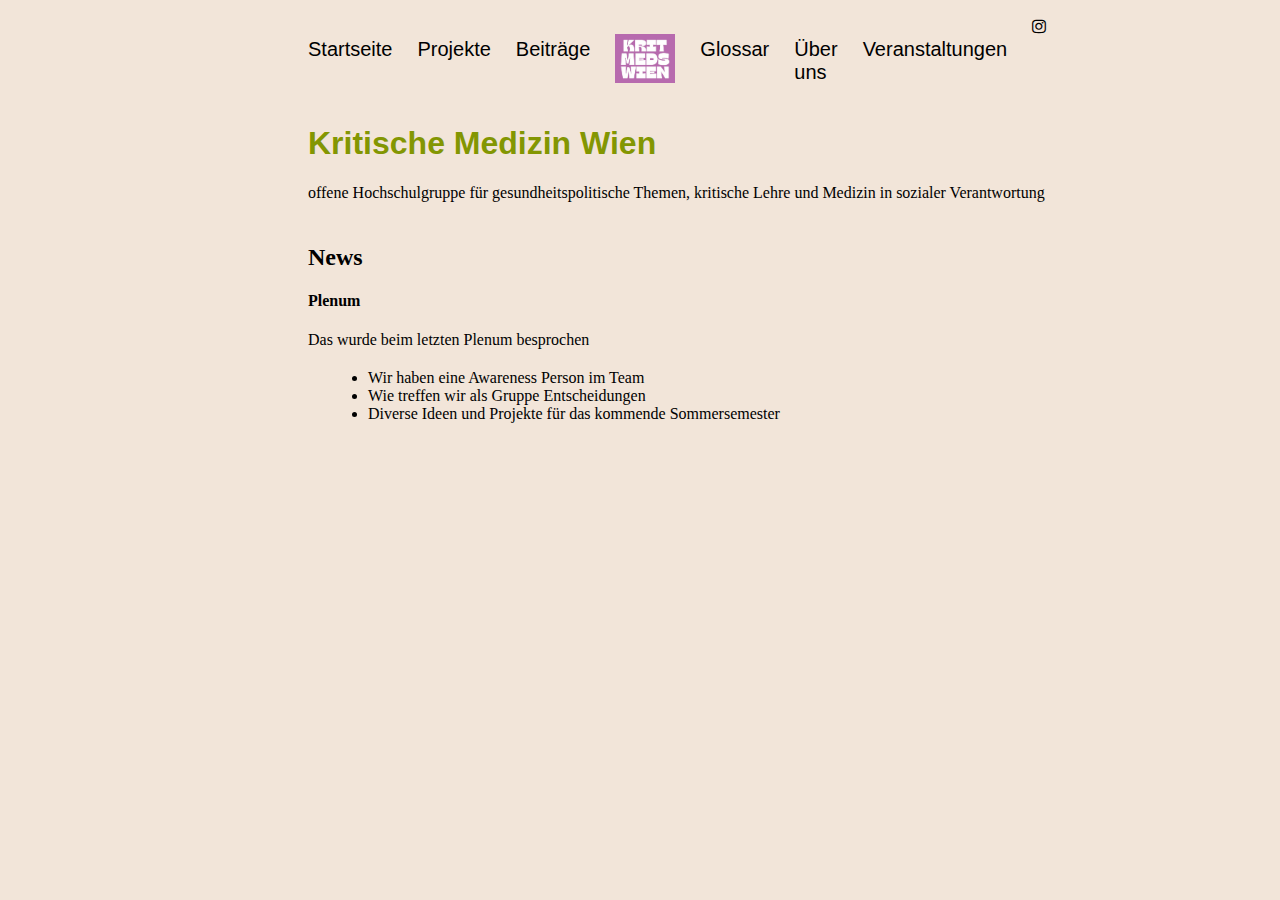
<file: index.html>
<!DOCTYPE html>

<html>

<head>
    <meta charset="utf-8">
    <title>KritMeds Wien</title>
    <link rel="stylesheet" href="style_index.css">
    <link rel="stylesheet" href="font-awesome-4.7.0/css/font-awesome.min.css">
</head>


<body>
    <div class="header"> 
        <p class="links"><a href="./index.html">Startseite</a></p>
        <p class="links"><a href="./pages/projekte.html">Projekte</a></p>
        <p class="links"><a href="./pages/beitraege.html">Beiträge</a></p>
        <p><img src="images/kritmedsLogo.png" alt="KritMedsWien Logo" class="hlogo"></p>
        <p class="links"><a href="./pages/glossar.html">Glossar</a></p>
        <p class="links"><a href="./pages/about.html">Über uns</a></p>
        <p class="links"><a href="./pages/veranstaltungen.html">Veranstaltungen</a></p>
        <a href="https://www.instagram.com/kritmeds.wien/"> <i class=" links fa fa-instagram" aria-hidden="true"></i></a>
    </div>
    
    <h1>Kritische Medizin Wien</h1>

   <p class="intro"> offene Hochschulgruppe für gesundheitspolitische Themen, 
    kritische Lehre und Medizin in sozialer Verantwortung </p>


    
    <h2>News</h2>
    <h4>Plenum</h4>
    Das wurde beim letzten Plenum besprochen
    
    <ul>
        <li>Wir haben eine Awareness Person im Team</li>
     <li>Wie treffen wir als Gruppe Entscheidungen</li>
        <li>Diverse Ideen und Projekte für das kommende Sommersemester</li>
    </ul>

   <!-- 
       
   <a class="socialmedia" href="https://www.instagram.com/kritmeds.wien/" >Instagram</a>

   <a href="https://www.instagram.com/kritmeds.wien/" class="fa fa-instagram"></a>

   

   <a href="https://www.instagram.com/kritmeds.wien/" class="fa fa-instagram" aria-hidden="true"></a>

   -->



</body>



</html>
</file>
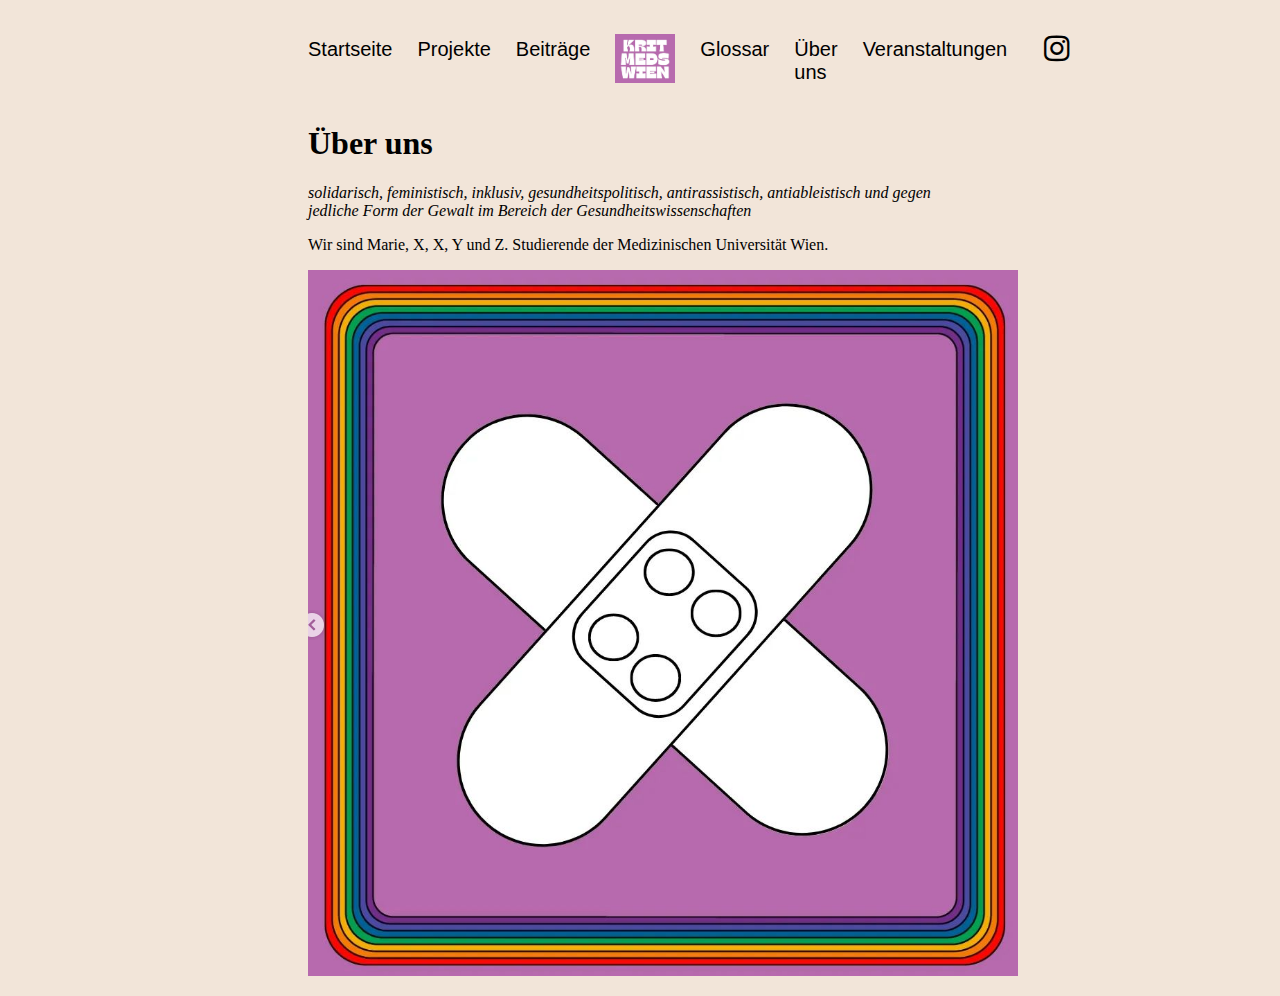
<file: pages/about.html>
<!DOCTYPE html>
<html lang="en">
<head>
    <meta charset="UTF-8">
    <meta http-equiv="X-UA-Compatible" content="IE=edge">
    <meta name="viewport" content="width=device-width, initial-scale=1.0">
    <title>Über uns</title>
    <link rel="stylesheet" href="style_about.css">
    <link rel="stylesheet" href="../font-awesome-4.7.0/css/font-awesome.min.css">
</head>
<body>
    <div class="header"> 
        <p class="links"><a href="../index.html">Startseite</a></p>
        <p class="links"><a href="./pages/projekte.html">Projekte</a></p>
        <p class="links"><a href="./pages/beitraege.html">Beiträge</a></p>
        <p><img src="../images/kritmedsLogo.png" alt="KritMedsWien Logo" class="hlogo"></p>
        <p class="links"><a href="./pages/glossar.html">Glossar</a></p>
        <p class="links"><a href="./pages/about.html">Über uns</a></p>
        <p class="links"><a href="./pages/veranstaltungen.html">Veranstaltungen</a></p>
        <a href="https://www.instagram.com/kritmeds.wien/"> <i class=" links fa fa-instagram" aria-hidden="true"></i></a>
    </div>
    
    <h1>Über uns</h1>

    <p><em>
        solidarisch, feministisch, inklusiv, gesundheitspolitisch,
        antirassistisch, antiableistisch und gegen jedliche Form der
        Gewalt im Bereich der Gesundheitswissenschaften
    </em></p>

    <p>
        Wir sind Marie, X, X, Y und Z. Studierende der Medizinischen
        Universität Wien.
    </p>

    <p><img src="../images/Pflaster.png" alt="Pflaster Logo"></p>

</body>
</html>
</file>
<file: style_index.css>
html {
    box-sizing: border-box;
    background-color: #F2E5D9;
}
*,
*::before,
*::after {
  box-sizing: inherit;
}

a:link {
  text-decoration: none;
  color:black;
  font-family: sans-serif;
}

a:visited {
  text-decoration: none;
  color:black;
  font-family: sans-serif;
}

a:hover {
  text-decoration: none;
  color:black;
  font-family: sans-serif;
}

a:active {
  text-decoration: none;
  color:black;
  font-family: sans-serif;
}

/* 
body {
    background-color: #F2E5D9;
    width: 800px;
 }
 */

body {
    padding-left: 300px;
    padding-right: 300px;
    padding-top: 10px;
 }

.header {
  color: black;
  font-family: sans-serif;
  font-weight: 500;
  display: flex;
  border: 5px;
  gap: 25px;
  flex: 1;
}

.hlogo {
  flex: 2;
  height: auto;
  width: 60px;
}

.links {
  font-size: 20px;
  
}

h1 {
    color: #839602;
    font-family: sans-serif;
  }

.intro {
    height: 40px;
    width: 800px;
    box-sizing: border-box;
}

.logozwei {
    height: auto;
    width: 100px;
  }
 
ul {
    margin: 20px;
}

.socialmedia {
    display: inline-block;
    background-color: #839602;
    padding: 20px;
    border: 3px solid black;
    margin: 20px;
}
</file>
<file: pages/style_about.css>
html {
    box-sizing: border-box;
    background-color: #F2E5D9;
}
*,
*::before,
*::after {
  box-sizing: inherit;
}

a:link {
  text-decoration: none;
  color:black;
  font-family: sans-serif;
}

a:visited {
  text-decoration: none;
  color:black;
  font-family: sans-serif;
}

a:hover {
  text-decoration: none;
  color:black;
  font-family: sans-serif;
}

a:active {
  text-decoration: none;
  color:black;
  font-family: sans-serif;
}

/* 
body {
    background-color: #F2E5D9;
    width: 800px;
 }
 */

body {
    padding-left: 300px;
    padding-right: 300px;
    padding-top: 10px;
 }

.header {
  color: black;
  font-family: sans-serif;
  font-weight: 500;
  display: flex;
  border: 5px;
  gap: 25px;
  flex: 1;
}

img.hlogo {
  flex: 2;
  height: auto;
  width: 60px;
}

.links {
  font-size: 20px;
  
}

.links.fa {
  padding-top: 15px;
  font-size: 30px;
  width: 50px;
  text-align: center;
  text-decoration: none;
}

.fa:hover {
  opacity: 0.7;
}
</file>
